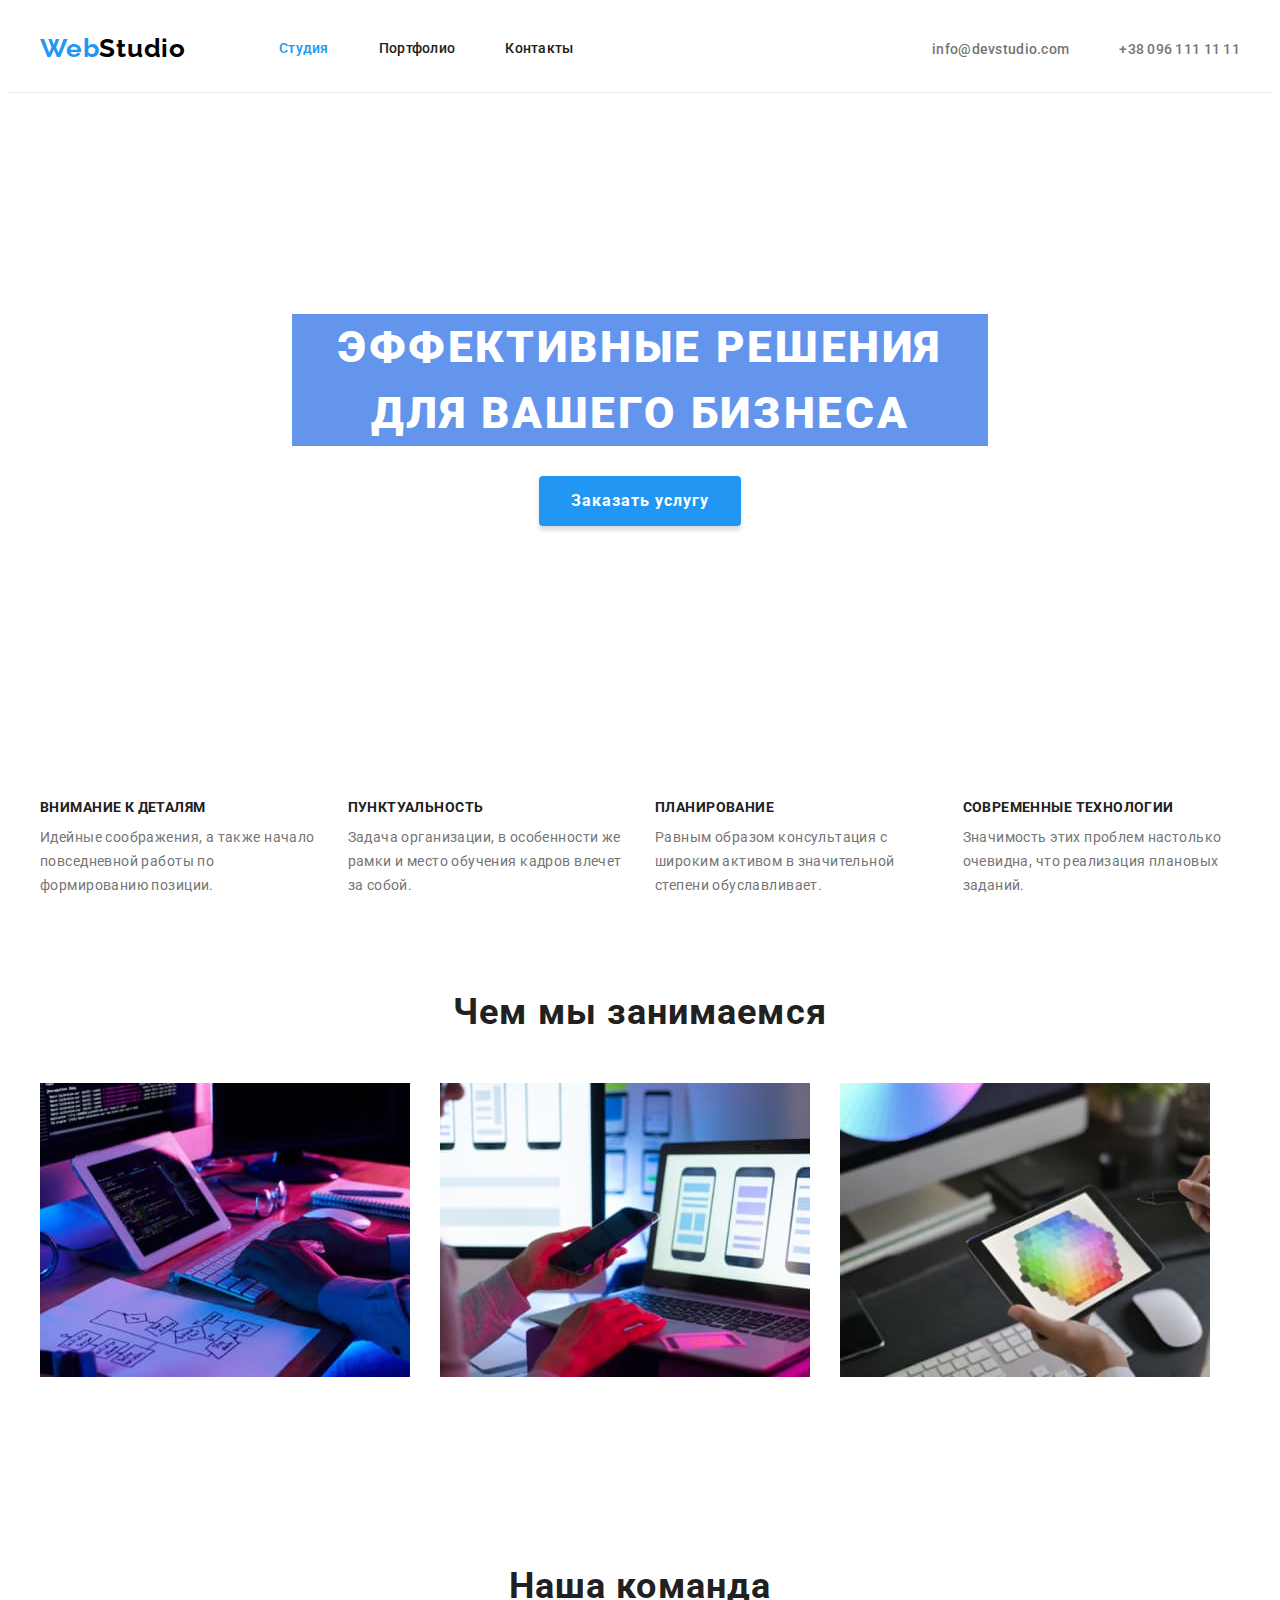
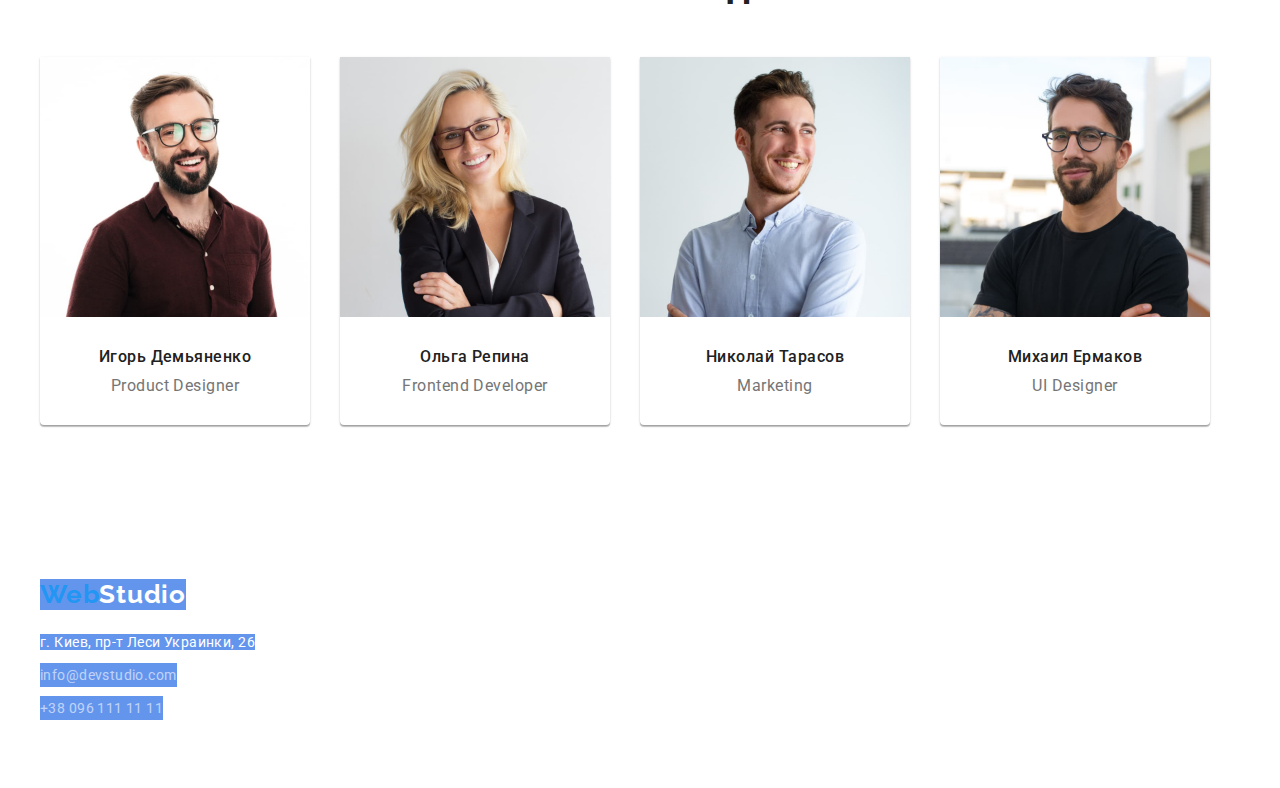
<file: index.html>
<!DOCTYPE html>
<html lang="ru">
  <head>
    <meta charset="UTF-8" />
    <meta http-equiv="X-UA-Compatible" content="IE=edge" />
    <meta name="viewport" content="width=device-width, initial-scale=1.0" />
    <title>Document</title>
    <link rel="preconnect" href="https://fonts.googleapis.com">
    <link rel="preconnect" href="https://fonts.gstatic.com" crossorigin>
    <link href="https://fonts.googleapis.com/css2?family=Raleway:wght@700&family=Roboto:wght@400;500;700;900&display=swap"
      rel="stylesheet">
      <link rel="stylesheet" href="https://cdnjs.cloudflare.com/ajax/libs/modern-normalize/1.1.0/modern-normalize.min.css"
        integrity="sha512-wpPYUAdjBVSE4KJnH1VR1HeZfpl1ub8YT/NKx4PuQ5NmX2tKuGu6U/JRp5y+Y8XG2tV+wKQpNHVUX03MfMFn9Q=="
        crossorigin="anonymous" referrerpolicy="no-referrer" />
    <link rel="stylesheet" href="./css/styles.css">
  </head>
  <body>
    <!--Шапка-->
    <header class="header">
      <div class="container header-container">
      <nav class="header-nav">
        <a class="header-logo link"  href="./index.html"><span class="logo-item-header">Web</span>Studio</a>
        <ul class="header-list list">
          <li class="header-item">
            <a class="header-link link current"  href="./index.html">Студия</a></li>
          <li class="header-item">
            <a class="header-link link"  href="./portfolio.html">Портфолио</a></li>
          <li class="header-item">
            <a class="header-link link"  href="">Контакты</a></li>
        </ul>
      </nav>
      <div class="header-connect" ></div>
      <ul class="header-list list">
        <li>
          <a class="header-mail link"  href="mailto:info@devstudio.com">info@devstudio.com</a>
        </li>
        <li>
          <a class="header-tel link"  href="tel:+380961111111">+38 096 111 11 11</a>
        </li>
      </ul>
      </div>
    </header>

    <main>
      <!--Герой-->
    <section class="hero">
      <div class="hero-container">
      <h1 class="hero-title">Эффективные решения для вашего бизнеса</h1>
      <button type="button" class="hero-btn">Заказать услугу</button>
      </div>
    </section>

      <!--Особенности-->
      <section class="section">
        <div class="container">
        <h2 class="features-title visually-hidden" >Особенности</h2>
        <ul class="features-list list">
          <li class="features-item">
            <h3 class="features-item-title">Внимание к деталям</h3>
            <p class="features-text">Идейные соображения, а также начало повседневной работы по формированию позиции.</p>
          </li>
          <li class="features-item">
            <h3 class="features-item-title">Пунктуальность</h3>
            <p class="features-text">
              Задача организации, в особенности же рамки и место обучения кадров влечет за собой.
            </p>
          </li>
          <li class="features-item">
            <h3 class="features-item-title">Планирование</h3>
            <p class="features-text">
              Равным образом консультация с широким активом в значительной степени обуславливает.
            </p>
          </li>
          <li class="features-item">
            <h3 class="features-item-title">Современные технологии</h3>
            <p class="features-text">Значимость этих проблем настолько очевидна, что реализация плановых заданий.</p>
          </li>
        </ul>
        </div>
      </section>

      <!--Чем мы занимаемся-->
      <section class="about">
        <div class="container">
        <h2 class="about-title">Чем мы занимаемся</h2>
        <ul class="about-list list">
          <li class="about-item">
            <img src="./images/box1.jpg" alt="Рабочий стол" width="370" />
          </li>
          <li class="about-item">
            <img src="./images/box2.jpg" alt="Ноутбук, телефон" width="370" />
          </li>
          <li class="about-item">
            <img src="./images/box3.jpg" alt="Планшет" width="370" />
          </li>
        </ul>
        </div>
      </section>

      <!--Наша команда-->
      <section class="section">
        <div class="container">
        <h2 class="team-title">Наша команда</h2>
        <ul class="team-list list">
          <li class="team-item">
            <div class="team-cards">
            <img src="./images/работник1.jpg" alt="Работник 1" width="270" />
            <div class="team-info">
            <h3 class="team-item-title">Игорь Демьяненко</h3>
            <p class="team-item-text"><span lang="en">Product Designer</span></p>
            </div>
            </div>
          </li>
          <li class="team-item">
            <div class="team-cards">
            <img src="./images/работник2.jpg" alt="Работник 2" width="270" />
            <div class="team-info">
            <h3 class="team-item-title">Ольга Репина</h3>
            <p class="team-item-text"><span lang="en">Frontend Developer</span></p>
            </div>
            </div>
          </li>
          <li class="team-item">
            <div class="team-cards">
            <img src="./images/работник3.jpg" alt="Работник 3" width="270" />
            <div class="team-info">
            <h3 class="team-item-title">Николай Тарасов</h3>
            <p class="team-item-text"><span lang="en">Marketing</span></p>
            </div>
            </div>
          </li>
          <li class="team-item">
            <div class="team-cards">
            <img src="./images/работник4.jpg" alt="Работник 4" width="270" />
            <div class="team-info">
            <h3 class="team-item-title">Михаил Ермаков</h3>
            <p class="team-item-text"><span lang="en">UI Designer</span></p>
            </div>
            </div>
          </li>
        </ul>
        </div>
      </section>
    </main>
    <!--Футер-->
    <footer class="footer">
      <div class="container">
      <a href="./index.html" class="footer-logo link"><span class="logo-item-footer">Web</span>Studio </a>
      <address class="contacts link">
        <ul class="contacts-list list">
          <li class="contacts-info"><a class="contacts-address-item link" href="https://goo.gl/maps/DUNgC5Vg5aknv6yu6"
            target="blank"
            rel="noopener noreferrer">г. Киев, пр-т Леси Украинки, 26 <br /></a></li>
          <li class="contacts-info"><a class="contacts-item link"  href="mailto:info@devstudio.com">info@devstudio.com <br /></a></li>
          <li class="contacts-info"><a class="contacts-item link"   href="tel:+380961111111">+38 096 111 11 11</a></li>
      </address>
        </ul>
        </div>
    </footer>
  </body>
</html>
</file>
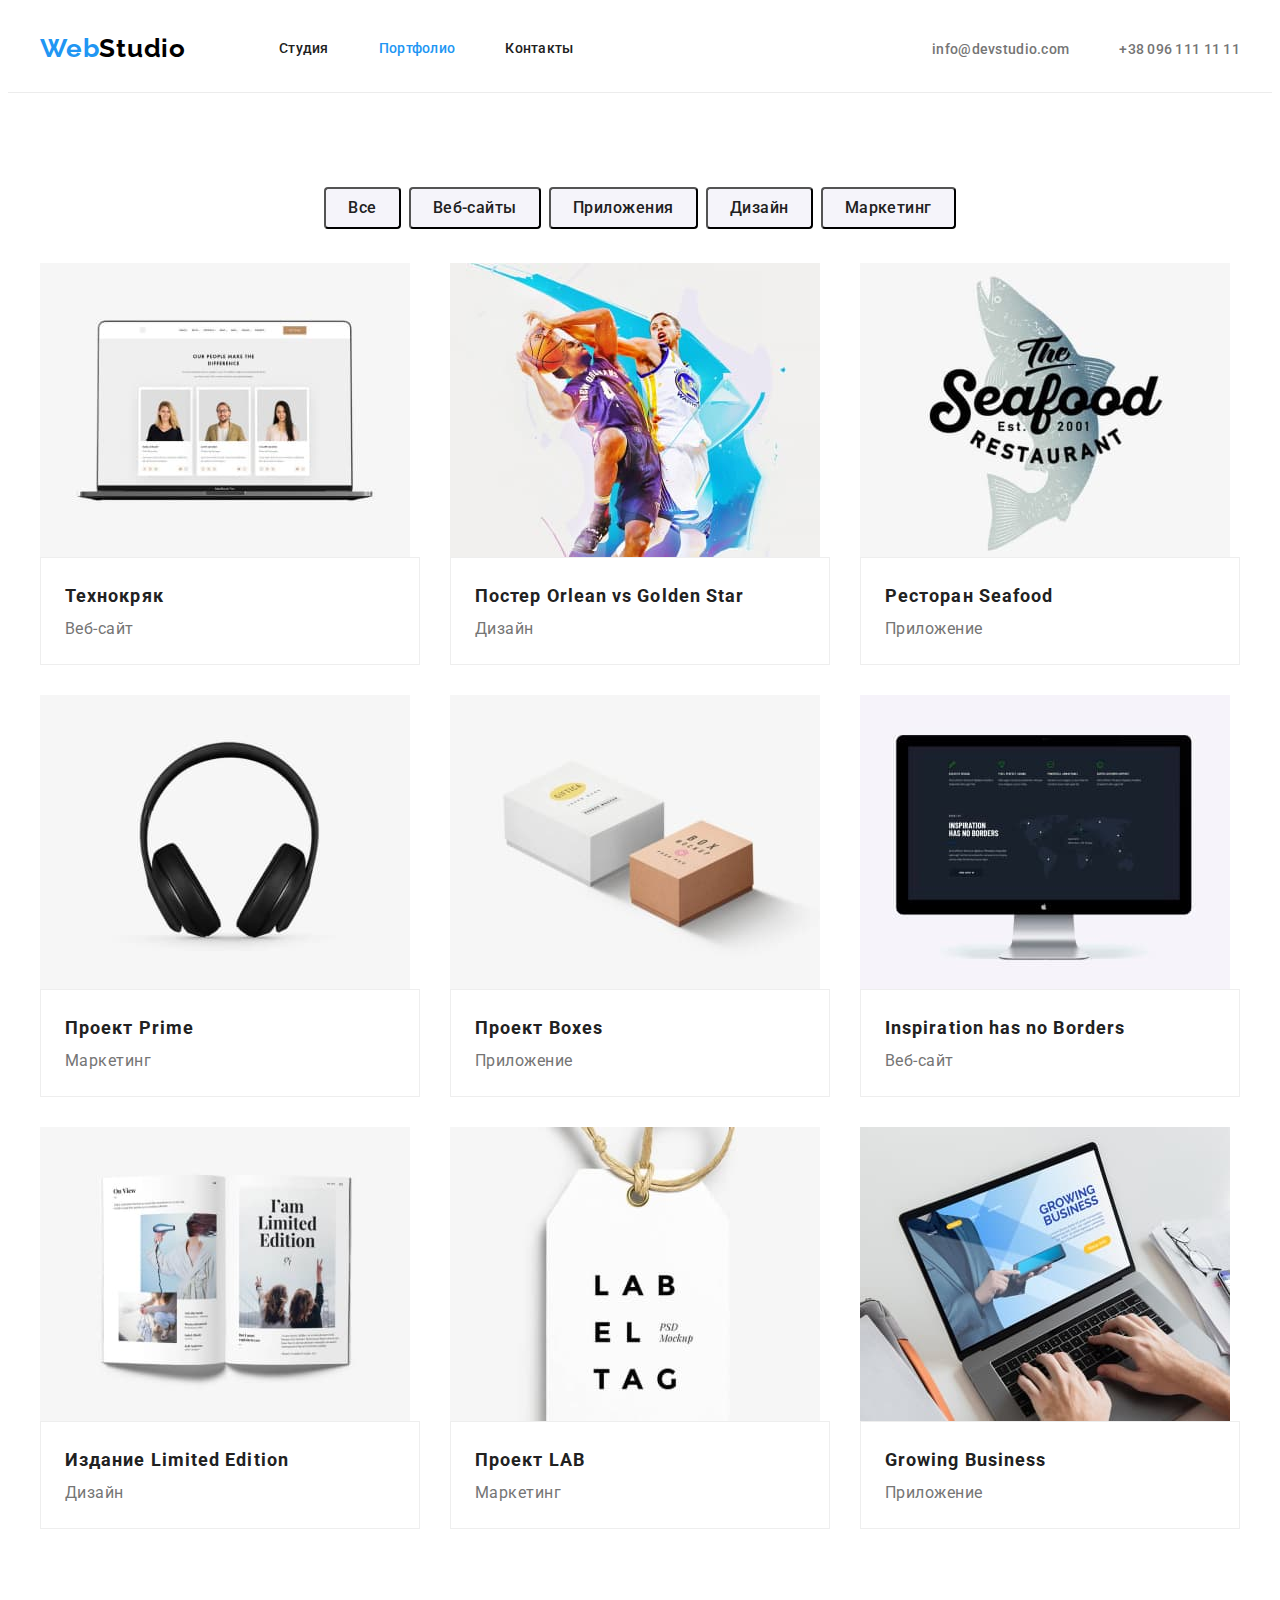
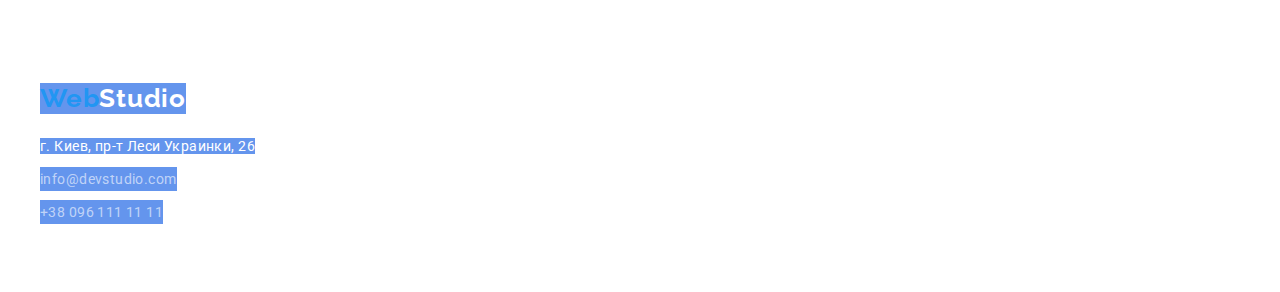
<file: portfolio.html>
<!DOCTYPE html>
<html lang="ru">
<head>
    <meta charset="UTF-8">
    <meta http-equiv="X-UA-Compatible" content="IE=edge">
    <meta name="viewport" content="width=device-width, initial-scale=1.0">
    <title>Document</title>
    <link rel="preconnect" href="https://fonts.googleapis.com">
    <link rel="preconnect" href="https://fonts.gstatic.com" crossorigin>
    <link href="https://fonts.googleapis.com/css2?family=Raleway:wght@700&family=Roboto:wght@400;500;700;900&display=swap"
        rel="stylesheet">
        <link rel="stylesheet" href="https://cdnjs.cloudflare.com/ajax/libs/modern-normalize/1.1.0/modern-normalize.min.css"
            integrity="sha512-wpPYUAdjBVSE4KJnH1VR1HeZfpl1ub8YT/NKx4PuQ5NmX2tKuGu6U/JRp5y+Y8XG2tV+wKQpNHVUX03MfMFn9Q=="
            crossorigin="anonymous" referrerpolicy="no-referrer" />
    <link rel="stylesheet" href="./css/styles.css">
</head>
<body>
    <!--Шапка-->
<header class="header">
    <div class="container header-container">
        <nav class="header-nav">
            <a class="header-logo link" href="./index.html"><span class="logo-item-header">Web</span>Studio</a>
            <ul class="header-list list">
                <li class="header-item">
                    <a class="header-link link" href="./index.html">Студия</a>
                </li>
                <li class="header-item">
                    <a class="header-link link current" href="./portfolio.html">Портфолио</a>
                </li>
                <li class="header-item">
                    <a class="header-link link" href="">Контакты</a>
                </li>
            </ul>
        </nav>
        <div class="header-connect"></div>
        <ul class="header-list list">
            <li>
                <a class="header-mail link" href="mailto:info@devstudio.com">info@devstudio.com</a>
            </li>
            <li>
                <a class="header-tel link" href="tel:+380961111111">+38 096 111 11 11</a>
            </li>
        </ul>
    </div>
</header>
   
    <main> 
        <!--Портфолио-->
        <section class="section">
            <div class="container">
            <h1 class="portfolio-title visually-hidden">Наши работы</h1>
        <ul class="portfolio-list list">
            <li class="portfolio-btn"><button class="btn" type="button" >Все</button></li>
            <li class="portfolio-btn"><button class="btn" type="button" >Веб-сайты</button></li>
            <li class="portfolio-btn"><button class="btn" type="button" >Приложения</button></li>
            <li class="portfolio-btn"><button class="btn" type="button" >Дизайн</button></li>
            <li class="portfolio-btn"><button class="btn" type="button" >Маркетинг</button></li>
        </ul>

        <ul class="works-list list">
            <li class="works-item">
                <img src="./images/портфолио1.jpg" alt="Ноутбук" width="370" />
                <div class="card-text"> 
                <h2 class="works-title">Технокряк</h2>
                <p class="works-text">Веб-сайт</p>
                </div>
            </li>
            <li class="works-item">
                <img src="./images/портфолио2.jpg" alt="Парни играют в баскетбол" width="370"/>
                <div class="card-text">
                <h2 class="works-title">Постер <span lang="en">Orlean vs Golden Star</span></h2>
                <p class="works-text">Дизайн</p>
                </div>
            </li>
            <li class="works-item">
                <img src="./images/портфолио3.jpg" alt="Эмблема рыбного ресторана" width="370" />
                <div class="card-text">
                <h2 class="works-title">Ресторан <span lang="en">Seafood</span></h2>
                <p class="works-text">Приложение</p>
                </div>
            </li>
            <li class="works-item">
                <img src="./images/портфолио4.jpg" alt="Наушники" width="370" />
                <div class="card-text">
                <h2 class="works-title">Проект <span lang="en">Prime</span></h2>
                <p class="works-text">Маркетинг</p>
                </div>
            </li>
            <li class="works-item">
                <img src="./images/портфолио5.jpg" alt="Две коробки" width="370" />
                <div class="card-text">
                <h2 class="works-title">Проект <span lang="en">Boxes</span></h2>
                <p class="works-text">Приложение</p>
                </div>
            </li>
            <li class="works-item">
                <img src="./images/портфолио6.jpg" alt="Экран компьютера" width="370" />
                <div class="card-text">
                <h2 class="works-title"><span lang="en">Inspiration has no Borders</span></h2>
               <p class="works-text">Веб-сайт</p> 
               </div>
            </li>
            <li class="works-item">
                <img src="./images/портфолио7.jpg" alt="Журнал" width="370" />
                <div class="card-text">
                <h2 class="works-title">Издание <span lang="en">Limited Edition</span></h2>
                <p class="works-text">Дизайн</p>
                </div>
            </li>
            <li class="works-item">
                <img src="./images/портфолио8.jpg" alt="Ярлык" width="370" />
                <div class="card-text">
                <h2 class="works-title">Проект <span lang="en">LAB</span></h2>
                <p class="works-text">Маркетинг</p>
                </div>
            </li>
            <li class="works-item">
                <img src="./images/портфолио9.jpg" alt="Работа в ноутбуке" width="370" />
                <div class="card-text">
                <h2 class="works-title"><span lang="en">Growing Business</span></h2>
                <p class="works-text">Приложение</p>
                </div>
            </li>
        </ul>
        </div>
        </section>
    </main>
    <!--Футер-->
    <footer class="footer">
        <div class="container">
            <a href="./index.html" class="footer-logo link"><span class="logo-item-footer">Web</span>Studio </a>
            <address class="contacts link">
                <ul class="contacts-list list">
                    <li class="contacts-info"><a class="contacts-address-item link"
                            href="https://goo.gl/maps/DUNgC5Vg5aknv6yu6" target="blank" rel="noopener noreferrer">г. Киев,
                            пр-т Леси Украинки, 26 <br /></a></li>
                    <li class="contacts-info"><a class="contacts-item link"
                            href="mailto:info@devstudio.com">info@devstudio.com <br /></a></li>
                    <li class="contacts-info"><a class="contacts-item link" href="tel:+380961111111">+38 096 111 11 11</a>
                    </li>
            </address>
            </ul>
        </div>
    </footer>
</body>
</html>
</file>
<file: css/styles.css>
:root {
  --logo-color: #000000;
  --title-color: #212121;
  --text-color: #757575;
  --extra-color: #ffffff;
  --accent-color: #2196f3;
}

body {
  font-family: 'Roboto', sans-serif;
}

p,
h1,
h2,
h3,
h4,
h5,
h6 {
  margin: 0;
}

ul {
  margin: 0;
  padding: 0;
}

button {
  cursor: pointer;
}

/* .pointer {
  cursor: pointer;
} */

img {
  display: block;
}

.list {
  list-style: none;
}

.link {
  text-decoration: none;
}

.container {
  width: 1200px;
  padding-left: 15px;
  padding-right: 15px;
  margin: 0 auto;
  /* outline: 2px solid red; */
}

/* HEADER */

.header {
  padding-bottom: 4px;
  border-bottom: 1px solid #ececec;
}

.header-container {
  display: flex;
  align-items: center;
}

.header-nav {
  display: flex;
  align-items: center;
}

.header-list {
  display: flex;
  align-items: center;
}

.header-logo {
  font-family: 'Raleway', sans-serif;
  font-weight: 700;
  font-size: 26px;
  line-height: calc(31 / 26);
  letter-spacing: 0.03em;
  color: var(--logo-color);
  margin-right: 93px;
}

.logo-item-header {
  color: var(--accent-color);
}

.header-link {
  font-weight: 500;
  font-size: 14px;
  line-height: calc(16 / 14);
  letter-spacing: 0.02em;
  color: var(--title-color);
  padding-top: 32px;
  padding-bottom: 32px;
  display: inline-block;
}

.header-link:hover,
.header-link:focus,
.header-tel:hover,
.header-tel:focus {
  color: var(--accent-color);
}

.header-nav .link.current {
  color: var(--accent-color);
  display: flex;
  align-items: center;
}

.header-connect {
  margin-left: auto;
  display: flex;
  align-items: center;
}

.header-item:not(:last-child) {
  margin-right: 50px;
}

.header-tel,
.header-mail {
  font-weight: 500;
  font-size: 14px;
  line-height: calc(16 / 14);
  letter-spacing: 0.02em;
  color: var(--text-color);
}

.header-mail {
  margin-right: 50px;
}

/* HERO */

.hero-container {
  padding-top: 221px;
  padding-bottom: 179px;
  text-align: center;
}

.hero-title {
  font-weight: 900;
  font-size: 44px;
  width: 696px;
  line-height: calc(60 / 40);
  text-align: center;
  letter-spacing: 0.06em;
  text-transform: uppercase;
  color: var(--extra-color);
  background-color: cornflowerblue;
  margin-left: auto;
  margin-right: auto;
  margin-bottom: 30px;
}

.hero-btn {
  font-family: inherit;
  font-weight: 700;
  font-size: 16px;
  line-height: calc(30 / 16);
  display: flex;
  align-items: center;
  text-align: center;
  letter-spacing: 0.06em;
  color: var(--extra-color);
  background-color: var(--accent-color);
  border: none;
  border-radius: 4px;
  box-shadow: 0px 4px 4px rgba(0, 0, 0, 0.15);
  margin: auto;
  padding: 10px 32px;
}

.hero-btn:hover,
.hero-btn:focus {
  background-color: #188ce8;
}

/* FEATURES */

.features-list {
  display: flex;
}

.visually-hidden {
  position: absolute;
  white-space: nowrap;
  width: 1px;
  height: 1px;
  overflow: hidden;
  border: 0;
  padding: 0;
  clip: rect(0 0 0 0);
  clip-path: inset(50%);
  margin: -1px;
}

.features-item-title {
  font-weight: 700;
  font-size: 14px;
  line-height: calc(16 / 14);
  letter-spacing: 0.03em;
  text-transform: uppercase;
  color: var(--title-color);
  margin-bottom: 10px;
}

.features-text {
  font-weight: 400;
  font-size: 14px;
  line-height: calc(24 / 14);
  letter-spacing: 0.03em;
  color: var(--text-color);
}

.features-item {
  width: calc((100% - 90px) / 4);
}

.features-item:not(:last-child) {
  margin-right: 30px;
}

/* ABOUT US */

.about {
  padding-bottom: 94px;
}

.about-title {
  font-weight: 700;
  font-size: 36px;
  line-height: calc(42 / 36);
  text-align: center;
  letter-spacing: 0.03em;
  color: var(--title-color);
  margin-bottom: 50px;
}

.about-list {
  display: flex;
}

.about-item:not(:last-child) {
  margin-right: 30px;
}

/* TEAM */

.section {
  padding-top: 94px;
  padding-bottom: 94px;
}

.team-title {
  font-family: 'Roboto', sans-serif;
  font-weight: 700;
  font-size: 36px;
  line-height: calc(42 / 36);
  text-align: center;
  letter-spacing: 0.03em;
  color: var(--title-color);
  margin-bottom: 50px;
}

.team-info {
  padding-top: 30px;
  padding-bottom: 30px;
}

.team-cards {
  box-shadow: 0px 1px 3px rgba(0, 0, 0, 0.12), 0px 1px 1px rgba(0, 0, 0, 0.14),
    0px 2px 1px rgba(0, 0, 0, 0.2);
  border-radius: 0px 0px 4px 4px;
}

.team-item-title {
  font-weight: 500;
  font-size: 16px;
  line-height: calc(19 / 16);
  text-align: center;
  letter-spacing: 0.03em;
  color: var(--title-color);
}

.team-item-text {
  font-weight: 400;
  font-size: 16px;
  line-height: calc(19 / 16);
  text-align: center;
  letter-spacing: 0.03em;
  color: var(--text-color);
  margin-top: 10px;
}

.team-list {
  display: flex;
}

.team-item:not(:last-child) {
  margin-right: 30px;
}

/* FOOTER */

.footer {
  padding-top: 60px;
  padding-bottom: 60px;
}

.footer-logo {
  font-family: 'Raleway', sans-serif;
  font-weight: 700;
  font-size: 26px;
  line-height: calc(31 / 26);
  letter-spacing: 0.03em;
  color: var(--extra-color);
  background-color: cornflowerblue;
  margin-bottom: 20px;
  display: inline-block;
}

.logo-item-footer {
  color: var(--accent-color);
}

.contacts-address-item {
  font-style: normal;
  font-size: 14px;
  line-height: calc(24 / 14);
  letter-spacing: 0.03em;
  color: var(--extra-color);
  background-color: cornflowerblue;
}

.contacts-item {
  font-style: normal;
  font-size: 14px;
  line-height: calc(24 / 14);
  letter-spacing: 0.03em;
  color: rgba(255, 255, 255, 0.6);
  background-color: cornflowerblue;
  display: inline-block;
}

.contacts-info:not(:last-child) {
  margin-bottom: 9px;
}

/* PORTFOLIO */

/* .portfolio {
  padding-top: 94px;
  padding-bottom: 94px;
} */

.btn {
  background-color: #f5f4fa;
  border-radius: 4px;
  font-family: inherit;
  font-weight: 500;
  font-size: 16px;
  line-height: calc(26 / 16);
  text-align: center;
  letter-spacing: 0.03em;
  color: var(--title-color);
  padding: 6px 22px;
}

.portfolio-list {
  display: flex;
  flex-wrap: wrap;
  justify-content: center;
  margin-bottom: 34px;
}

.portfolio-btn:not(:last-child) {
  margin-right: 8px;
}

.btn:hover,
.btn:focus {
  color: var(--extra-color);
  background-color: var(--accent-color);
}

.works-title {
  font-weight: 700;
  font-size: 18px;
  line-height: calc(36 / 18);
  letter-spacing: 0.06em;
  color: var(--title-color);
}

.works-text {
  font-family: 'Roboto' sans-serif;
  font-weight: 400;
  font-size: 16px;
  line-height: calc(30 / 16);
  letter-spacing: 0.03em;
  color: var(--text-color);
}

.works-list {
  display: flex;
  flex-wrap: wrap;
  margin-left: -30px;
  margin-bottom: -30px;
}

.works-item {
  width: calc(100% / 3 - 30px);
  margin-left: 30px;
  margin-bottom: 30px;
}

.card-text {
  padding: 20px 24px;
  border: 1px solid #eeeeee;
  box-sizing: border-box;
}
</file>
